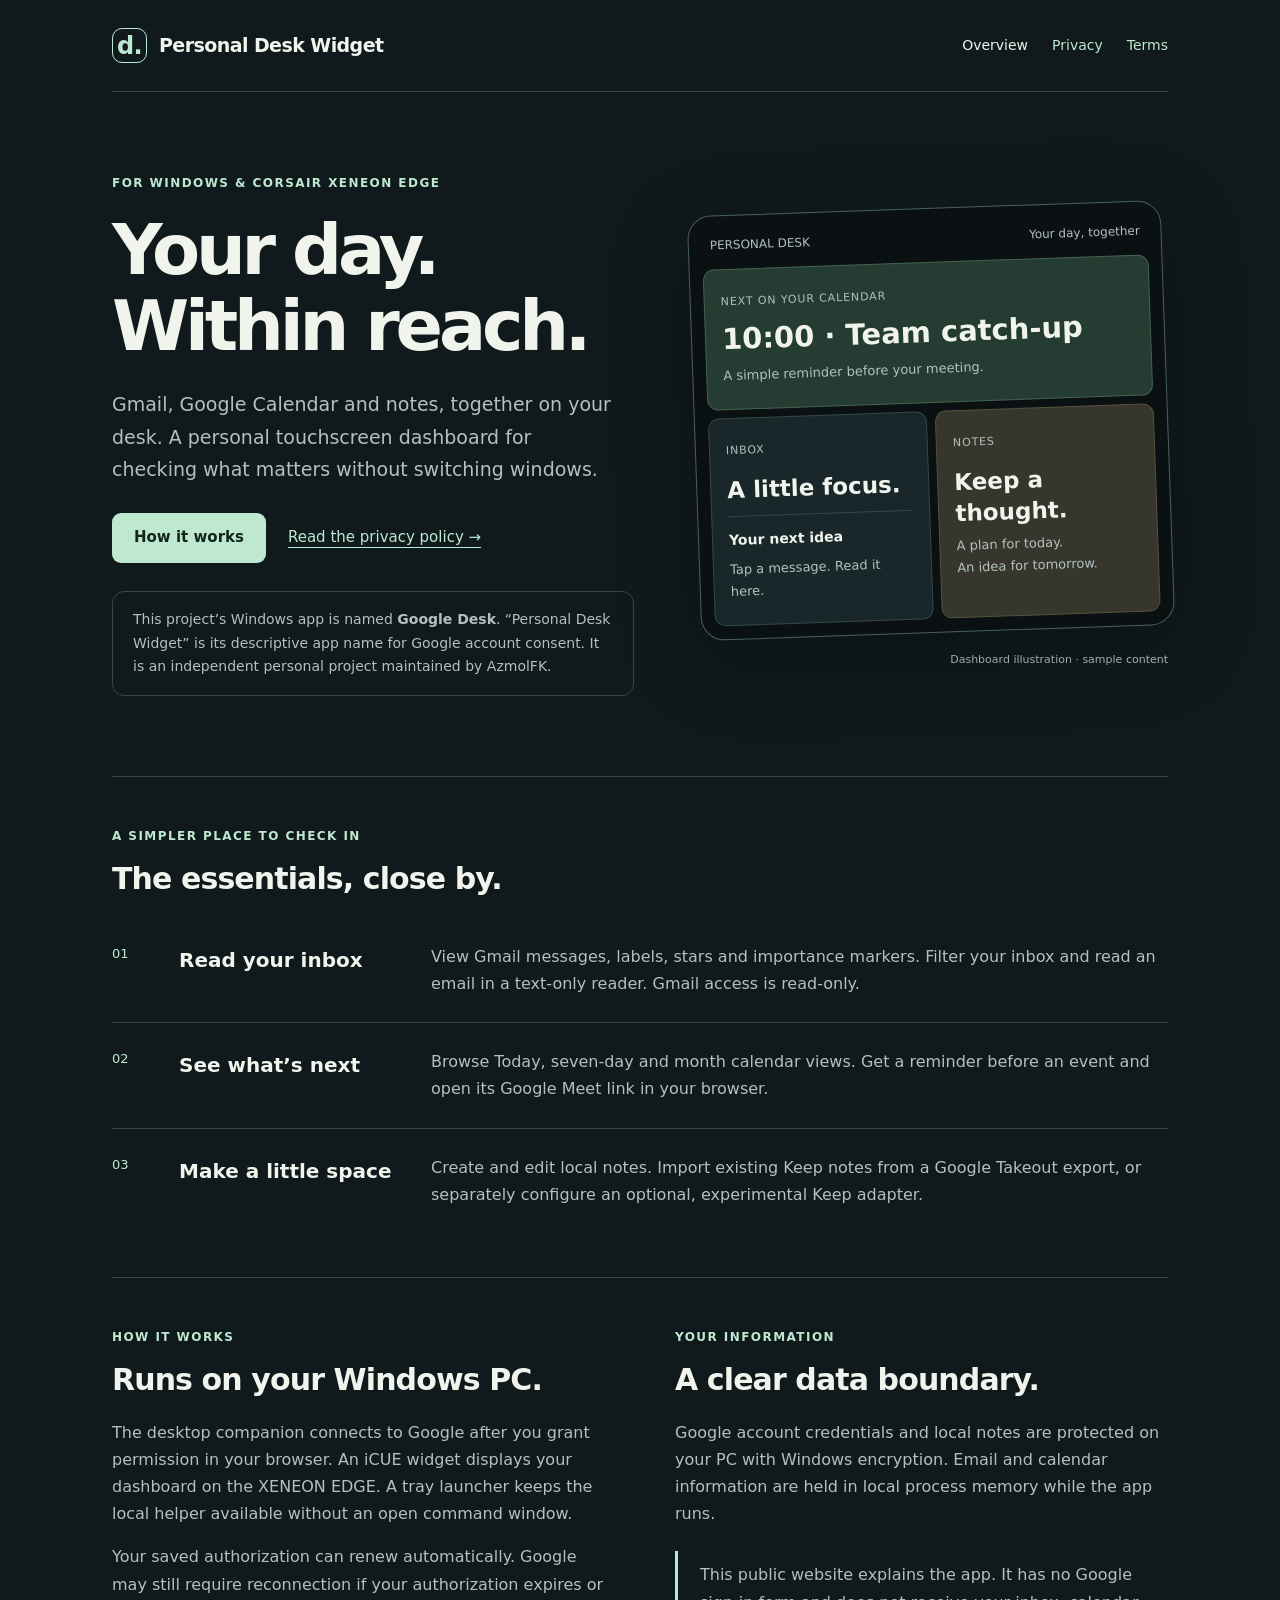
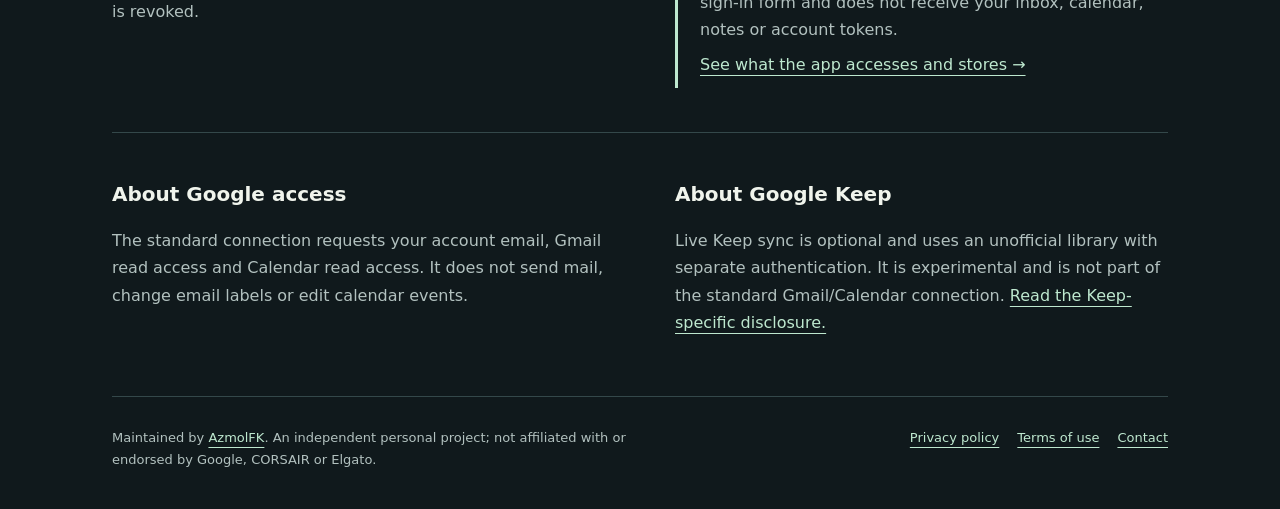
<file: personal-desk/index.html>
<!DOCTYPE html>
<html lang="en">
<head>
  <meta charset="utf-8">
  <meta name="viewport" content="width=device-width,initial-scale=1">
  <meta name="description" content="Personal Desk Widget (Google Desk): a personal Windows dashboard for Gmail, Google Calendar, meeting reminders and notes on a CORSAIR XENEON EDGE.">
  <meta name="referrer" content="strict-origin-when-cross-origin">
  <link rel="canonical" href="https://azmolfk.github.io/personal-desk/">
  <link rel="icon" href="icon.svg" type="image/svg+xml">
  <link rel="stylesheet" href="style.css">
  <title>Personal Desk Widget — Gmail, Calendar and notes within reach</title>
</head>
<body>
<a class="skip" href="#main">Skip to content</a>
<div class="wrap">
  <header class="top"><a class="wordmark" href="./"><span class="mark" aria-hidden="true">d.</span>Personal Desk Widget</a><nav aria-label="Main navigation"><a href="./" aria-current="page">Overview</a><a href="privacy.html">Privacy</a><a href="terms.html">Terms</a></nav></header>
  <main id="main">
    <section class="hero">
      <div><span class="eyebrow">For Windows &amp; CORSAIR XENEON EDGE</span><h1>Your day.<br>Within reach.</h1><p class="intro">Gmail, Google Calendar and notes, together on your desk. A personal touchscreen dashboard for checking what matters without switching windows.</p><div class="actions"><a class="button" href="#how-it-works">How it works</a><a class="text-link" href="privacy.html">Read the privacy policy →</a></div><p class="notice">This project’s Windows app is named <strong>Google Desk</strong>. “Personal Desk Widget” is its descriptive app name for Google account consent. It is an independent personal project maintained by AzmolFK.</p></div>
      <div><div class="device" role="img" aria-label="Illustration of a desk dashboard with a meeting reminder, inbox and note. All content is illustrative."><div class="device-top"><span>PERSONAL DESK</span><span>Your day, together</span></div><div class="device-screen"><div class="mini agenda"><span class="small">NEXT ON YOUR CALENDAR</span><strong>10:00 · Team catch-up</strong><p>A simple reminder before your meeting.</p></div><div class="mini"><span class="small">INBOX</span><strong>A little focus.</strong><div class="mail"><b>Your next idea</b><p>Tap a message. Read it here.</p></div></div><div class="mini note"><span class="small">NOTES</span><strong>Keep a thought.</strong><p>A plan for today.<br>An idea for tomorrow.</p></div></div></div><span class="illustration-label">Dashboard illustration · sample content</span></div>
    </section>
    <section class="section" aria-labelledby="features"><span class="eyebrow">A simpler place to check in</span><h2 id="features">The essentials, close by.</h2><div class="feature-row"><span class="number">01</span><h3>Read your inbox</h3><p>View Gmail messages, labels, stars and importance markers. Filter your inbox and read an email in a text-only reader. Gmail access is read-only.</p></div><div class="feature-row"><span class="number">02</span><h3>See what’s next</h3><p>Browse Today, seven-day and month calendar views. Get a reminder before an event and open its Google Meet link in your browser.</p></div><div class="feature-row"><span class="number">03</span><h3>Make a little space</h3><p>Create and edit local notes. Import existing Keep notes from a Google Takeout export, or separately configure an optional, experimental Keep adapter.</p></div></section>
    <section class="section split" id="how-it-works"><div><span class="eyebrow">How it works</span><h2>Runs on your Windows PC.</h2><p>The desktop companion connects to Google after you grant permission in your browser. An iCUE widget displays your dashboard on the XENEON EDGE. A tray launcher keeps the local helper available without an open command window.</p><p>Your saved authorization can renew automatically. Google may still require reconnection if your authorization expires or is revoked.</p></div><div><span class="eyebrow">Your information</span><h2>A clear data boundary.</h2><p>Google account credentials and local notes are protected on your PC with Windows encryption. Email and calendar information are held in local process memory while the app runs.</p><div class="quiet-box"><p>This public website explains the app. It has no Google sign-in form and does not receive your inbox, calendar, notes or account tokens.</p><p><a href="privacy.html">See what the app accesses and stores →</a></p></div></div></section>
    <section class="section split"><div><h3>About Google access</h3><p>The standard connection requests your account email, Gmail read access and Calendar read access. It does not send mail, change email labels or edit calendar events.</p></div><div><h3>About Google Keep</h3><p>Live Keep sync is optional and uses an unofficial library with separate authentication. It is experimental and is not part of the standard Gmail/Calendar connection. <a href="privacy.html#keep">Read the Keep-specific disclosure.</a></p></div></section>
  </main>
  <footer class="footer"><div>Maintained by <a href="https://github.com/AzmolFK">AzmolFK</a>. An independent personal project; not affiliated with or endorsed by Google, CORSAIR or Elgato.</div><nav aria-label="Footer navigation"><a href="privacy.html">Privacy policy</a><a href="terms.html">Terms of use</a><a href="https://github.com/AzmolFK/AzmolFK.github.io/issues">Contact</a></nav></footer>
</div>
</body></html>
</file>
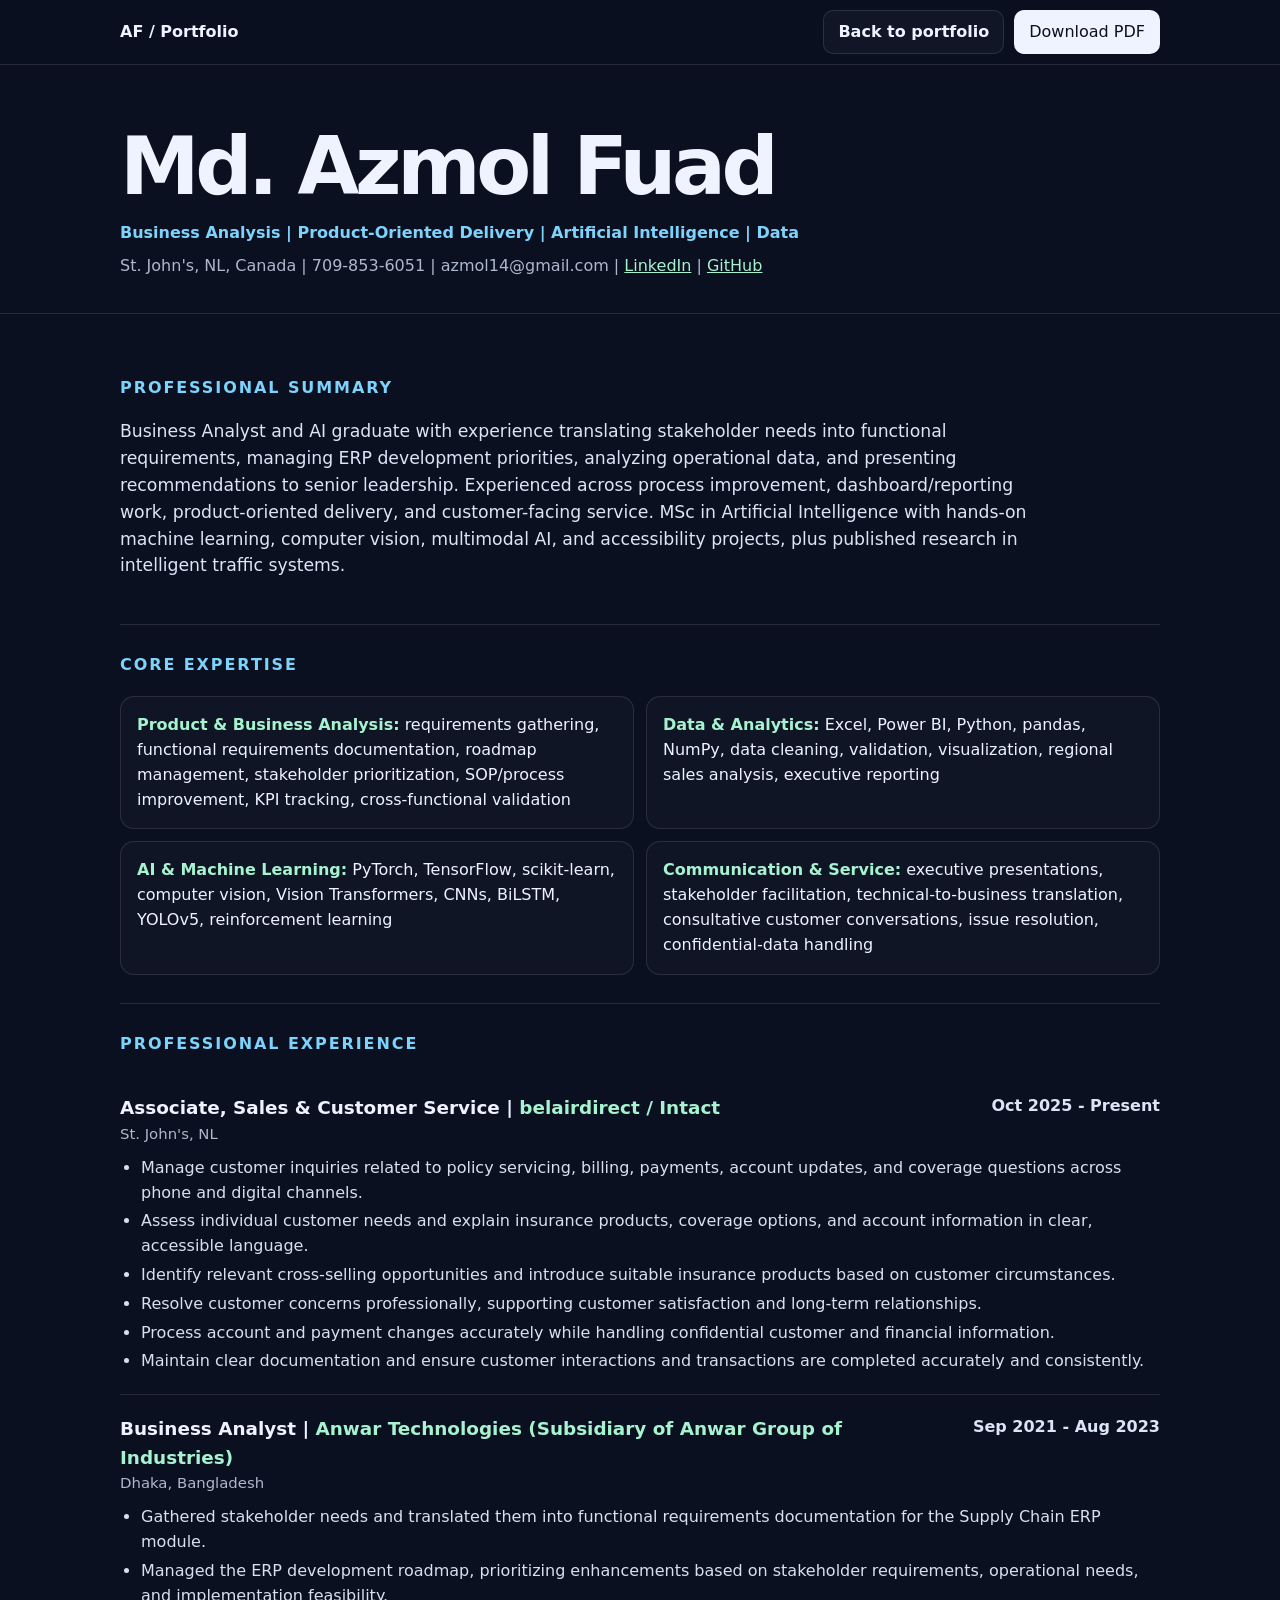
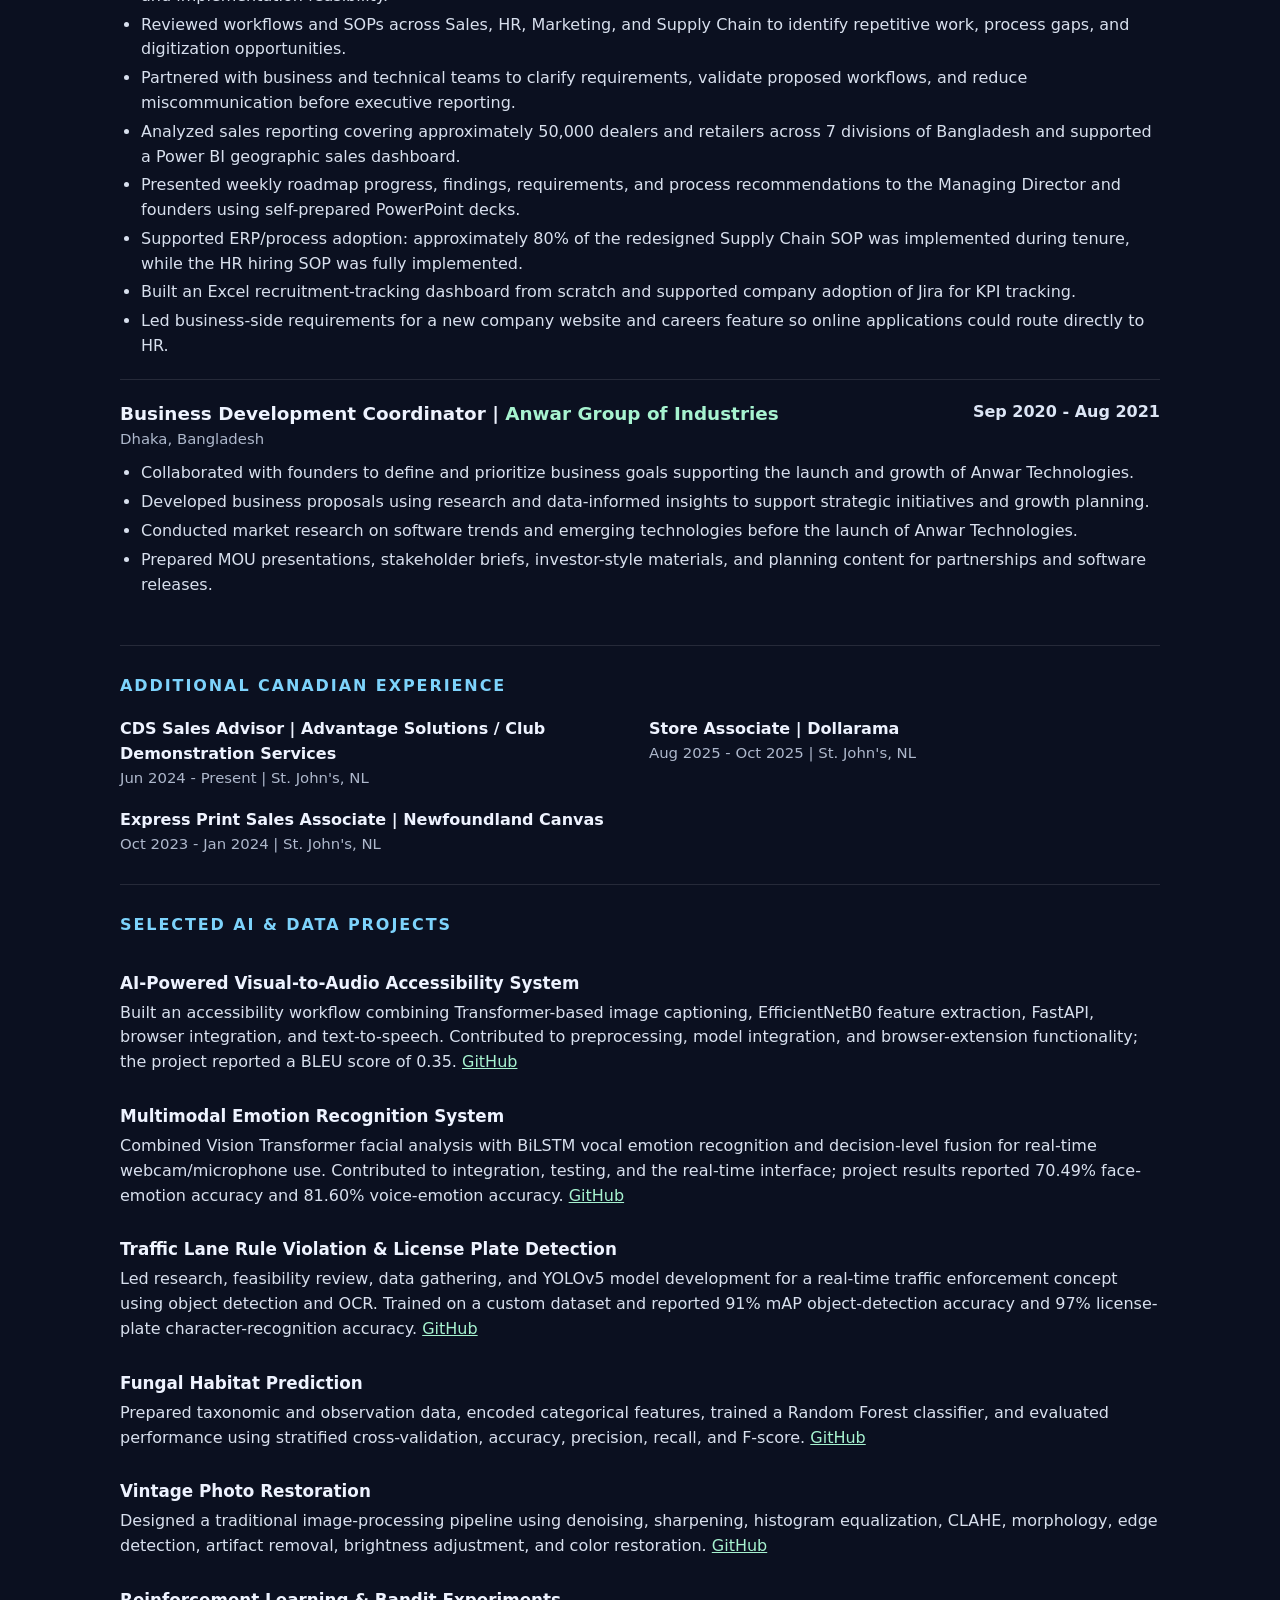
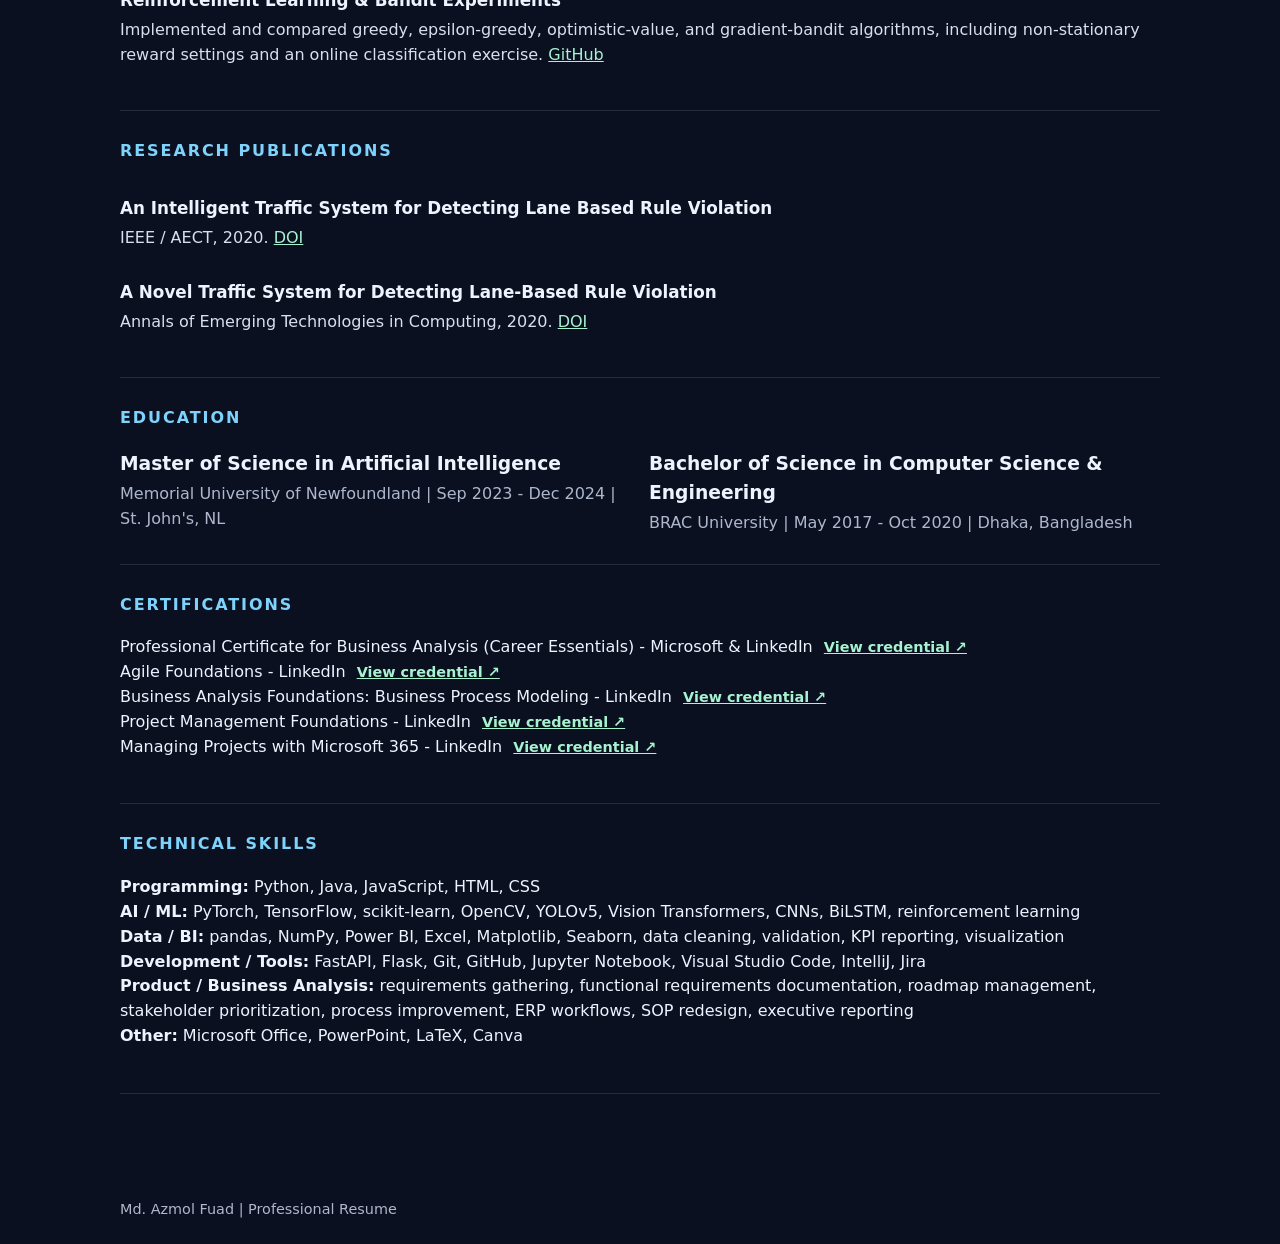
<file: resume.html>
<!DOCTYPE html>
<html lang="en">
<head>
  <meta charset="UTF-8" />
  <meta name="viewport" content="width=device-width, initial-scale=1.0" />
  <meta name="description" content="Professional resume of Md Azmol Fuad - AI, data, product and business analysis." />
  <meta name="theme-color" content="#0b1020" /> <meta name="ga4-id" content="G-QLG56QFEXY" />
  <link rel="icon" href="favicon.svg" type="image/svg+xml" />
  <title>Md Azmol Fuad | Professional Resume</title>
  <style>
    :root{--bg:#0b1020;--panel:#11182b;--text:#eef3ff;--muted:#aeb8cc;--line:rgba(255,255,255,.11);--accent:#7dd3fc;--accent2:#a7f3d0;--max:1040px}
    *{box-sizing:border-box} body{margin:0;font-family:Inter,ui-sans-serif,system-ui,-apple-system,BlinkMacSystemFont,"Segoe UI",sans-serif;background:var(--bg);color:var(--text);line-height:1.55}
    a{color:var(--accent2)} .wrap{width:min(var(--max),calc(100% - 36px));margin:auto}
    nav{position:sticky;top:0;background:rgba(11,16,32,.92);backdrop-filter:blur(14px);border-bottom:1px solid var(--line);z-index:10}
    .nav{min-height:64px;display:flex;align-items:center;justify-content:space-between;gap:16px}.brand{font-weight:800;text-decoration:none;color:var(--text)}
    .actions{display:flex;gap:10px;flex-wrap:wrap}.btn{display:inline-flex;align-items:center;justify-content:center;padding:9px 14px;border:1px solid var(--line);border-radius:10px;text-decoration:none;font-weight:700;color:var(--text);background:rgba(255,255,255,.03)} .btn.primary{background:var(--text);color:#0b1020}
    header{padding:64px 0 34px;border-bottom:1px solid var(--line)} h1{font-size:clamp(2.7rem,7vw,5rem);line-height:.95;letter-spacing:-.055em;margin:0 0 16px}.subtitle{color:var(--accent);font-weight:800}.contact{color:var(--muted);margin-top:8px}
    main{padding:34px 0 80px}.section{padding:28px 0;border-bottom:1px solid var(--line)} h2{font-size:1rem;text-transform:uppercase;letter-spacing:.12em;color:var(--accent);margin:0 0 18px}.summary{font-size:1.08rem;color:#dce5f5;max-width:930px}
    .skills{display:grid;grid-template-columns:repeat(2,minmax(0,1fr));gap:12px}.skill{padding:16px;border:1px solid var(--line);border-radius:14px;background:rgba(255,255,255,.025)}.skill strong{color:var(--accent2)}
    .role{padding:20px 0;border-top:1px solid var(--line)}.role:first-of-type{border-top:0}.role-head{display:grid;grid-template-columns:1fr auto;gap:16px;align-items:start}.role h3{margin:0;font-size:1.15rem}.company{color:var(--accent2);font-weight:750}.meta{color:var(--muted);font-size:.93rem}.date{font-weight:700;color:#dce5f5;white-space:nowrap}.role ul{margin:10px 0 0;padding-left:21px;color:#d8e0ee}.role li+li{margin-top:4px}
    .project{padding:14px 0}.project h3{margin:0 0 5px;font-size:1.05rem}.project p{margin:0;color:#d8e0ee}.grid2{display:grid;grid-template-columns:repeat(2,minmax(0,1fr));gap:18px}
    .edu h3{margin:0 0 4px}.edu p{margin:0;color:var(--muted)}.credential-link{margin-left:6px;font-size:.9em;font-weight:750;white-space:nowrap}
    footer{padding:24px 0;color:var(--muted);font-size:.9rem}
    @media(max-width:700px){.skills,.grid2{grid-template-columns:1fr}.role-head{grid-template-columns:1fr}.date{white-space:normal}}
    @media print{
      body{background:#fff;color:#111;font-family:Georgia,"Times New Roman",serif;font-size:10.5pt}.wrap{width:100%;max-width:none}.nav,.print-hide{display:none!important}header{padding:0 0 14px;border-color:#999}main{padding:12px 0}h1{font-size:25pt;color:#111}.subtitle,h2,.company,.skill strong{color:#0b5b6b}.contact,.meta,.edu p{color:#444}.section{padding:12px 0;border-color:#bbb}.skill{border-color:#bbb;background:#fff;padding:8px}.role{padding:9px 0}.role ul{color:#111}.project p{color:#111}a{color:#111;text-decoration:none}
      @page{size:Letter;margin:.55in}
    }
  </style>
  <script src="analytics.js" defer></script>
  <script src="resume-download.js" defer></script>
</head>
<body>
  <nav>
    <div class="wrap nav">
      <a class="brand" href="index.html">AF / Portfolio</a>
      <div class="actions">
        <a class="btn" href="index.html">Back to portfolio</a>
        <button class="btn primary" id="download-resume" type="button" style="font:inherit;cursor:pointer">Download PDF</button>
      </div>
    </div>
  </nav>

  <header>
    <div class="wrap">
      <h1>Md. Azmol Fuad</h1>
      <div class="subtitle">Business Analysis | Product-Oriented Delivery | Artificial Intelligence | Data</div>
      <div class="contact">St. John's, NL, Canada | 709-853-6051 | azmol14@gmail.com | <a href="https://www.linkedin.com/in/md-azmol-fuad-907284155/" target="_blank" rel="noreferrer">LinkedIn</a> | <a href="https://github.com/AzmolFK" target="_blank" rel="noreferrer">GitHub</a></div>
    </div>
  </header>

  <main class="wrap">
    <section class="section">
      <h2>Professional Summary</h2>
      <p class="summary">Business Analyst and AI graduate with experience translating stakeholder needs into functional requirements, managing ERP development priorities, analyzing operational data, and presenting recommendations to senior leadership. Experienced across process improvement, dashboard/reporting work, product-oriented delivery, and customer-facing service. MSc in Artificial Intelligence with hands-on machine learning, computer vision, multimodal AI, and accessibility projects, plus published research in intelligent traffic systems.</p>
    </section>

    <section class="section">
      <h2>Core Expertise</h2>
      <div class="skills">
        <div class="skill"><strong>Product & Business Analysis:</strong> requirements gathering, functional requirements documentation, roadmap management, stakeholder prioritization, SOP/process improvement, KPI tracking, cross-functional validation</div>
        <div class="skill"><strong>Data & Analytics:</strong> Excel, Power BI, Python, pandas, NumPy, data cleaning, validation, visualization, regional sales analysis, executive reporting</div>
        <div class="skill"><strong>AI & Machine Learning:</strong> PyTorch, TensorFlow, scikit-learn, computer vision, Vision Transformers, CNNs, BiLSTM, YOLOv5, reinforcement learning</div>
        <div class="skill"><strong>Communication & Service:</strong> executive presentations, stakeholder facilitation, technical-to-business translation, consultative customer conversations, issue resolution, confidential-data handling</div>
      </div>
    </section>

    <section class="section">
      <h2>Professional Experience</h2>
      <article class="role">
        <div class="role-head"><div><h3>Associate, Sales & Customer Service | <span class="company">belairdirect / Intact</span></h3><div class="meta">St. John's, NL</div></div><div class="date">Oct 2025 - Present</div></div>
        <ul>
          <li>Manage customer inquiries related to policy servicing, billing, payments, account updates, and coverage questions across phone and digital channels.</li>
          <li>Assess individual customer needs and explain insurance products, coverage options, and account information in clear, accessible language.</li>
          <li>Identify relevant cross-selling opportunities and introduce suitable insurance products based on customer circumstances.</li>
          <li>Resolve customer concerns professionally, supporting customer satisfaction and long-term relationships.</li>
          <li>Process account and payment changes accurately while handling confidential customer and financial information.</li>
          <li>Maintain clear documentation and ensure customer interactions and transactions are completed accurately and consistently.</li>
        </ul>
      </article>

      <article class="role">
        <div class="role-head"><div><h3>Business Analyst | <span class="company">Anwar Technologies (Subsidiary of Anwar Group of Industries)</span></h3><div class="meta">Dhaka, Bangladesh</div></div><div class="date">Sep 2021 - Aug 2023</div></div>
        <ul>
          <li>Gathered stakeholder needs and translated them into functional requirements documentation for the Supply Chain ERP module.</li>
          <li>Managed the ERP development roadmap, prioritizing enhancements based on stakeholder requirements, operational needs, and implementation feasibility.</li>
          <li>Reviewed workflows and SOPs across Sales, HR, Marketing, and Supply Chain to identify repetitive work, process gaps, and digitization opportunities.</li>
          <li>Partnered with business and technical teams to clarify requirements, validate proposed workflows, and reduce miscommunication before executive reporting.</li>
          <li>Analyzed sales reporting covering approximately 50,000 dealers and retailers across 7 divisions of Bangladesh and supported a Power BI geographic sales dashboard.</li>
          <li>Presented weekly roadmap progress, findings, requirements, and process recommendations to the Managing Director and founders using self-prepared PowerPoint decks.</li>
          <li>Supported ERP/process adoption: approximately 80% of the redesigned Supply Chain SOP was implemented during tenure, while the HR hiring SOP was fully implemented.</li>
          <li>Built an Excel recruitment-tracking dashboard from scratch and supported company adoption of Jira for KPI tracking.</li>
          <li>Led business-side requirements for a new company website and careers feature so online applications could route directly to HR.</li>
        </ul>
      </article>

      <article class="role">
        <div class="role-head"><div><h3>Business Development Coordinator | <span class="company">Anwar Group of Industries</span></h3><div class="meta">Dhaka, Bangladesh</div></div><div class="date">Sep 2020 - Aug 2021</div></div>
        <ul>
          <li>Collaborated with founders to define and prioritize business goals supporting the launch and growth of Anwar Technologies.</li>
          <li>Developed business proposals using research and data-informed insights to support strategic initiatives and growth planning.</li>
          <li>Conducted market research on software trends and emerging technologies before the launch of Anwar Technologies.</li>
          <li>Prepared MOU presentations, stakeholder briefs, investor-style materials, and planning content for partnerships and software releases.</li>
        </ul>
      </article>
    </section>

    <section class="section">
      <h2>Additional Canadian Experience</h2>
      <div class="grid2">
        <div><strong>CDS Sales Advisor | Advantage Solutions / Club Demonstration Services</strong><div class="meta">Jun 2024 - Present | St. John's, NL</div></div>
        <div><strong>Store Associate | Dollarama</strong><div class="meta">Aug 2025 - Oct 2025 | St. John's, NL</div></div>
        <div><strong>Express Print Sales Associate | Newfoundland Canvas</strong><div class="meta">Oct 2023 - Jan 2024 | St. John's, NL</div></div>
      </div>
    </section>

    <section class="section">
      <h2>Selected AI & Data Projects</h2>
      <div class="project"><h3>AI-Powered Visual-to-Audio Accessibility System</h3><p>Built an accessibility workflow combining Transformer-based image captioning, EfficientNetB0 feature extraction, FastAPI, browser integration, and text-to-speech. Contributed to preprocessing, model integration, and browser-extension functionality; the project reported a BLEU score of 0.35. <a href="https://github.com/AzmolFK/AI-Accessibility-Extension-For-Visually-Impaired-Users">GitHub</a></p></div>
      <div class="project"><h3>Multimodal Emotion Recognition System</h3><p>Combined Vision Transformer facial analysis with BiLSTM vocal emotion recognition and decision-level fusion for real-time webcam/microphone use. Contributed to integration, testing, and the real-time interface; project results reported 70.49% face-emotion accuracy and 81.60% voice-emotion accuracy. <a href="https://github.com/AzmolFK/Multimodal-Emotion-Recognition-System">GitHub</a></p></div>
      <div class="project"><h3>Traffic Lane Rule Violation & License Plate Detection</h3><p>Led research, feasibility review, data gathering, and YOLOv5 model development for a real-time traffic enforcement concept using object detection and OCR. Trained on a custom dataset and reported 91% mAP object-detection accuracy and 97% license-plate character-recognition accuracy. <a href="https://github.com/AzmolFK/YOLO-Bngla-License-Plate-Object-Detection">GitHub</a></p></div>
      <div class="project"><h3>Fungal Habitat Prediction</h3><p>Prepared taxonomic and observation data, encoded categorical features, trained a Random Forest classifier, and evaluated performance using stratified cross-validation, accuracy, precision, recall, and F-score. <a href="https://github.com/AzmolFK/Predicting-Fungal-Habitat-Types-Using-Taxonomic-Classification-and-Observation-Data">GitHub</a></p></div>
      <div class="project"><h3>Vintage Photo Restoration</h3><p>Designed a traditional image-processing pipeline using denoising, sharpening, histogram equalization, CLAHE, morphology, edge detection, artifact removal, brightness adjustment, and color restoration. <a href="https://github.com/AzmolFK/Vintage-Photo-Restoration-Using-Traditional-Image-Processing-Techniques">GitHub</a></p></div>
      <div class="project"><h3>Reinforcement Learning & Bandit Experiments</h3><p>Implemented and compared greedy, epsilon-greedy, optimistic-value, and gradient-bandit algorithms, including non-stationary reward settings and an online classification exercise. <a href="https://github.com/AzmolFK/Reinforcement-Learning-Experiment-With-Simple-Bandit-Learning-Algorithms">GitHub</a></p></div>
    </section>

    <section class="section">
      <h2>Research Publications</h2>
      <div class="project"><h3>An Intelligent Traffic System for Detecting Lane Based Rule Violation</h3><p>IEEE / AECT, 2020. <a href="https://doi.org/10.1109/AECT47998.2020.9194163">DOI</a></p></div>
      <div class="project"><h3>A Novel Traffic System for Detecting Lane-Based Rule Violation</h3><p>Annals of Emerging Technologies in Computing, 2020. <a href="https://papers.ssrn.com/sol3/papers.cfm?abstract_id=3761155">DOI</a></p></div>
    </section>

    <section class="section">
      <h2>Education</h2>
      <div class="grid2">
        <div class="edu"><h3>Master of Science in Artificial Intelligence</h3><p>Memorial University of Newfoundland | Sep 2023 - Dec 2024 | St. John's, NL</p></div>
        <div class="edu"><h3>Bachelor of Science in Computer Science & Engineering</h3><p>BRAC University | May 2017 - Oct 2020 | Dhaka, Bangladesh</p></div>
      </div>
    </section>

    <section class="section">
      <h2>Certifications</h2>
      <p> Professional Certificate for Business Analysis (Career Essentials) - Microsoft & LinkedIn <a class="credential-link" data-certification="Professional Certificate for Business Analysis (Career Essentials) - Microsoft & LinkedIn" href="https://www.linkedin.com/learning/certificates/f543090fc4139a1da300e942ab82a02b9c7c50c60c043dac05c33f5f2f821928" target="_blank" rel="noreferrer">View credential ↗</a>
        <br> Agile Foundations - LinkedIn <a class="credential-link" data-certification="Agile Foundations - LinkedIn" href="https://www.linkedin.com/learning/certificates/7f3d4499b106d02951af2e7cbf25265defdd5b93152810eea808ac89b707db03" target="_blank" rel="noreferrer">View credential ↗</a>
        <br> Business Analysis Foundations: Business Process Modeling - LinkedIn <a class="credential-link" data-certification="Business Analysis Foundations: Business Process Modeling - LinkedIn" href="https://www.linkedin.com/learning/certificates/fe258caf6067e19b69b125941dd1da8c03320db4afe7449bc0dba94deeb1d28d" target="_blank" rel="noreferrer">View credential ↗</a>
        <br>Project Management Foundations - LinkedIn <a class="credential-link" data-certification="Project Management Foundations - LinkedIn" href="https://www.linkedin.com/learning/certificates/2241825d573603bf43a8b91594431385f206ab49267566e73fbad2a0dae41b85" target="_blank" rel="noreferrer">View credential ↗</a>
        <br> Managing Projects with Microsoft 365 - LinkedIn <a class="credential-link" data-certification="Managing Projects with Microsoft 365 - LinkedIn" href="https://www.linkedin.com/learning/certificates/080ff98621137ad275ec0c8e0ca5862ece6f84163e84eb891cf558b736f1f73f" target="_blank" rel="noreferrer">View credential ↗</a>
      </p>
    </section>

    <section class="section">
      <h2>Technical Skills</h2>
      <p><strong>Programming:</strong> Python, Java, JavaScript, HTML, CSS<br>
      <strong>AI / ML:</strong> PyTorch, TensorFlow, scikit-learn, OpenCV, YOLOv5, Vision Transformers, CNNs, BiLSTM, reinforcement learning<br>
      <strong>Data / BI:</strong> pandas, NumPy, Power BI, Excel, Matplotlib, Seaborn, data cleaning, validation, KPI reporting, visualization<br>
      <strong>Development / Tools:</strong> FastAPI, Flask, Git, GitHub, Jupyter Notebook, Visual Studio Code, IntelliJ, Jira<br>
      <strong>Product / Business Analysis:</strong> requirements gathering, functional requirements documentation, roadmap management, stakeholder prioritization, process improvement, ERP workflows, SOP redesign, executive reporting<br>
      <strong>Other:</strong> Microsoft Office, PowerPoint, LaTeX, Canva</p>
    </section>
  </main>

  <footer><div class="wrap">Md. Azmol Fuad | Professional Resume</div></footer>
</body>
</html>
</file>
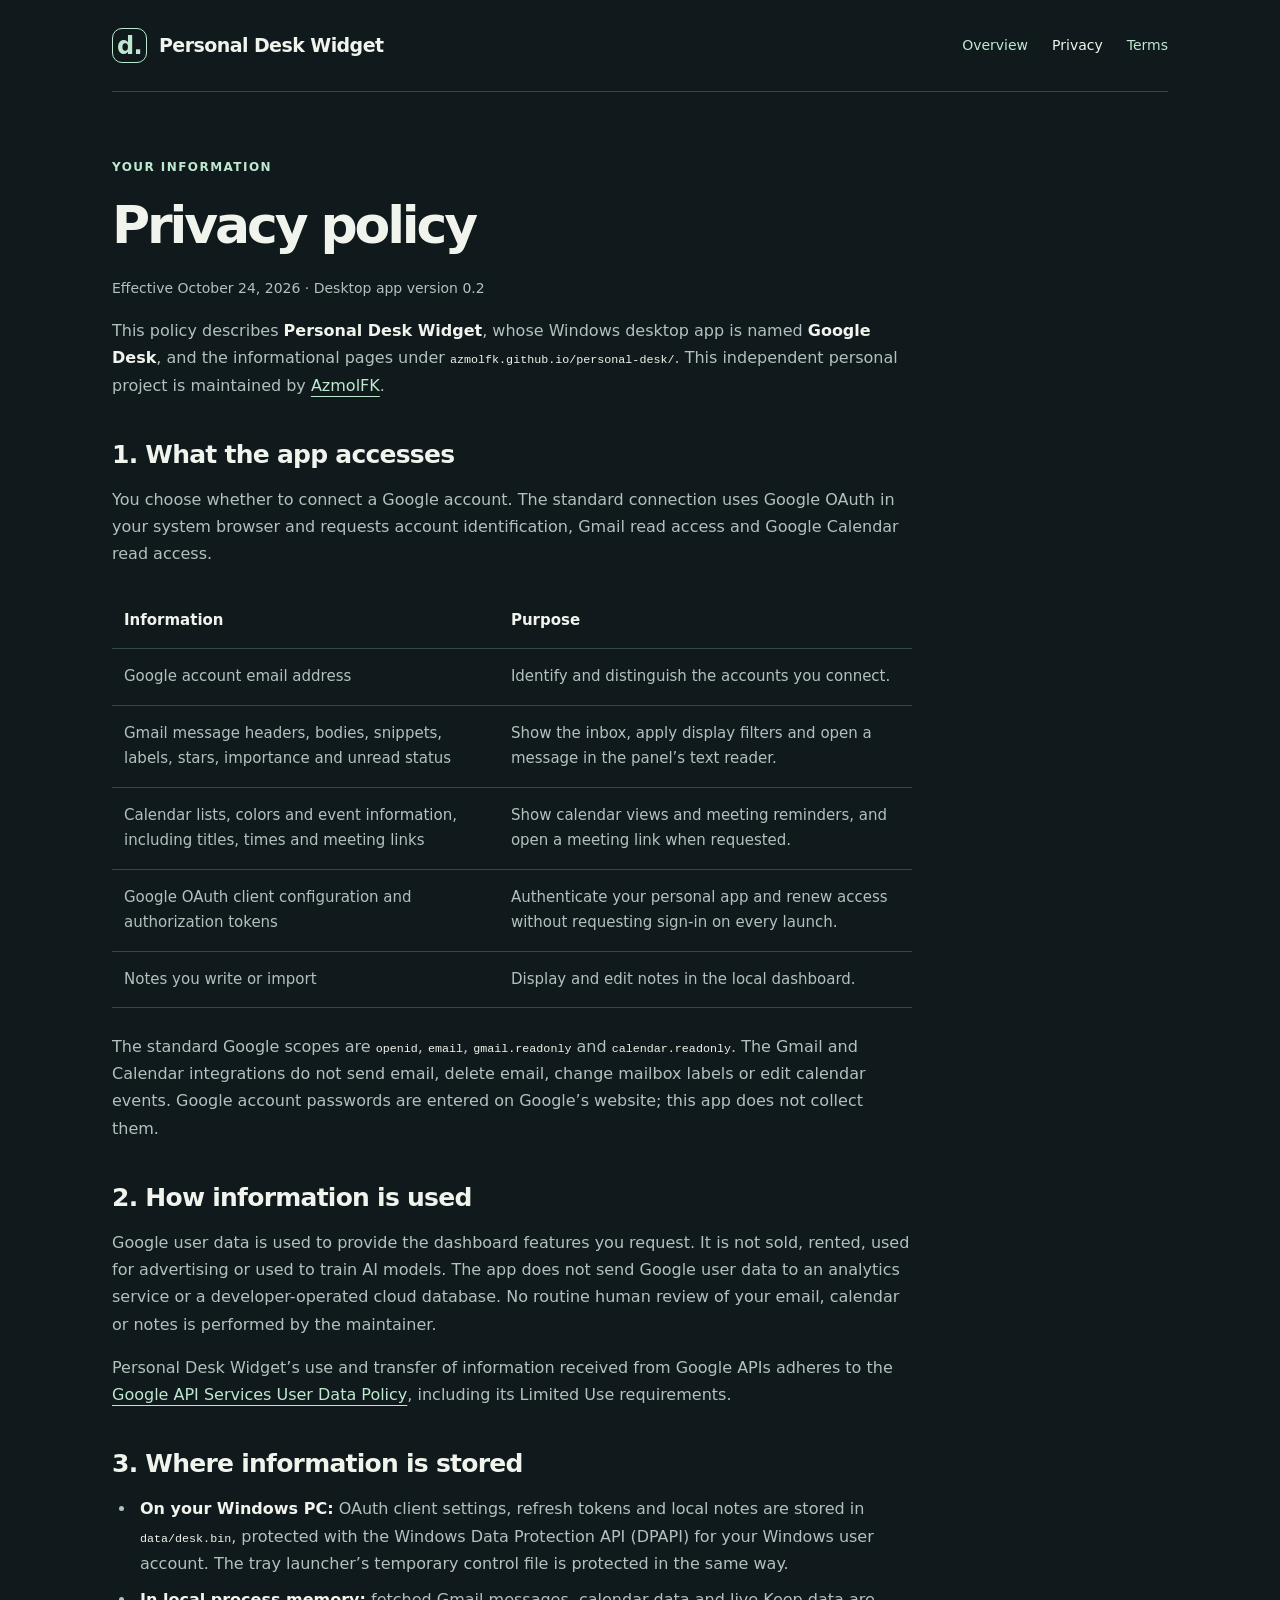
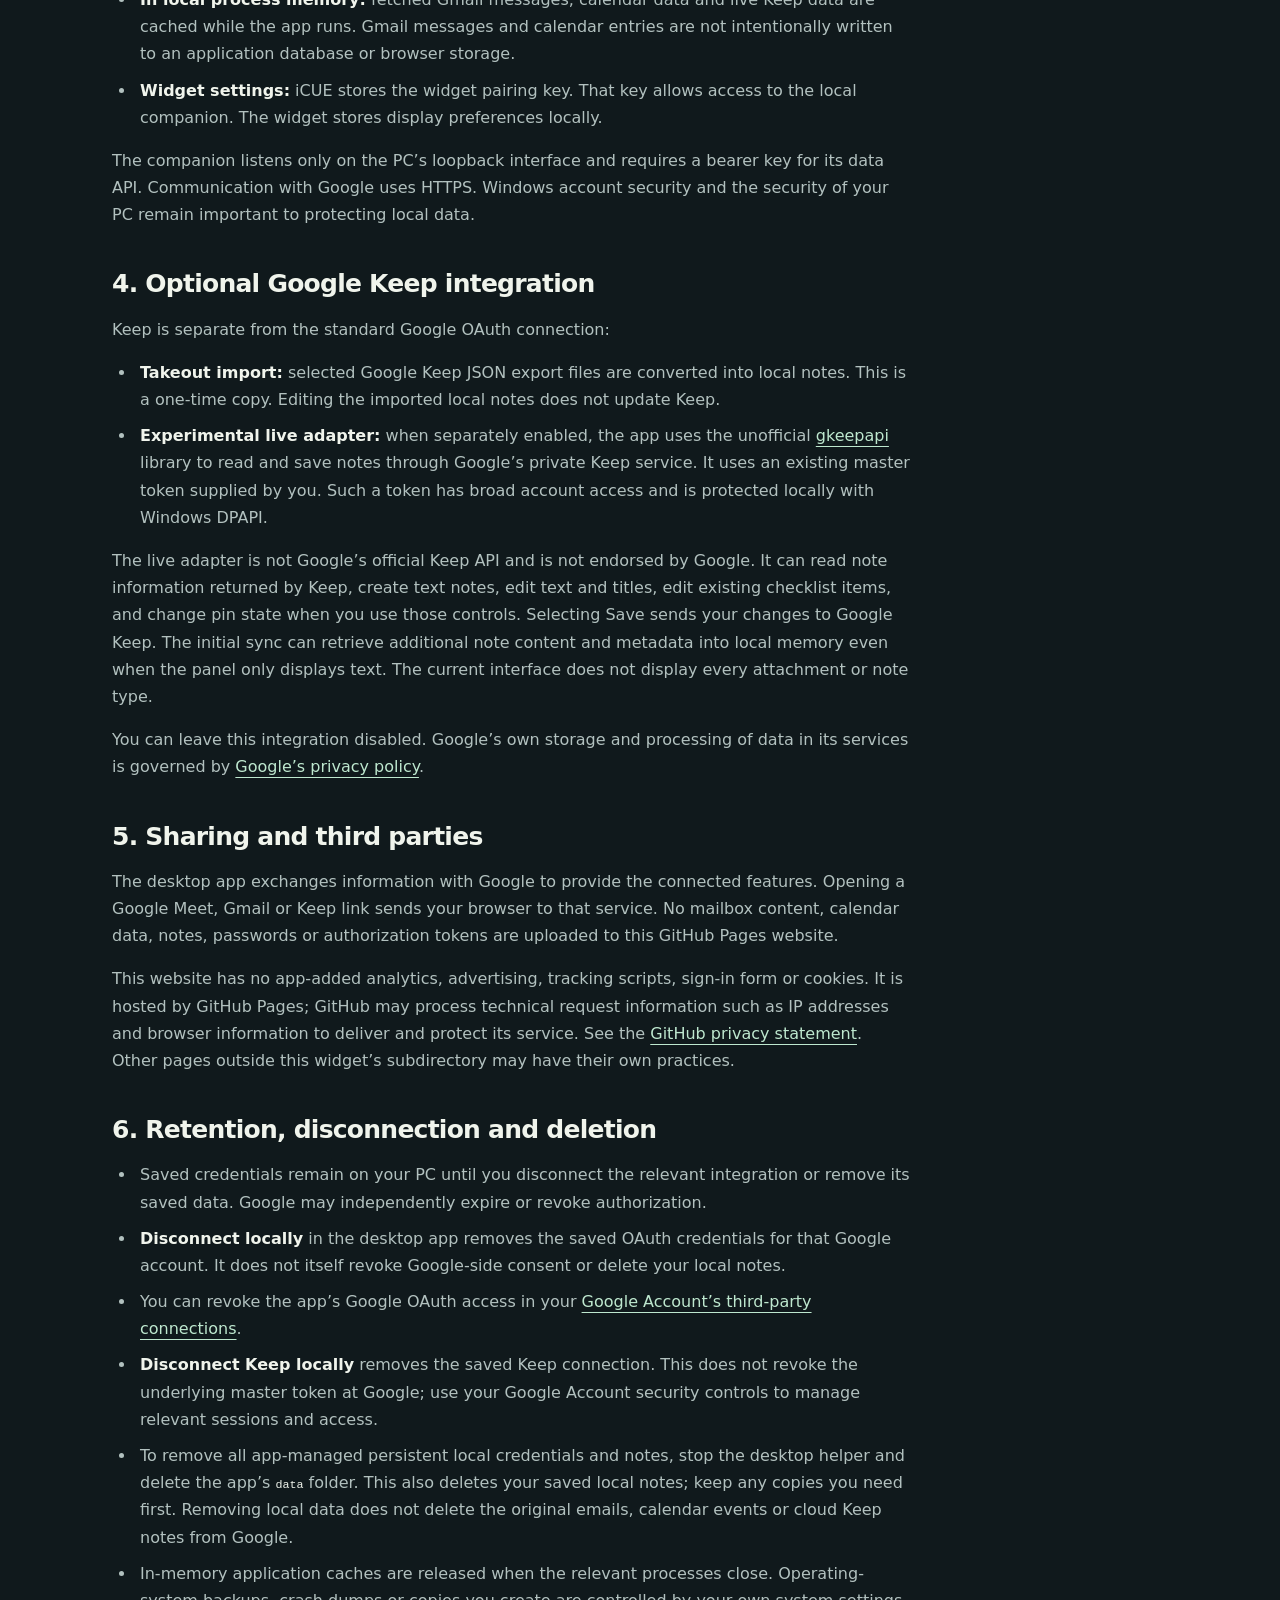
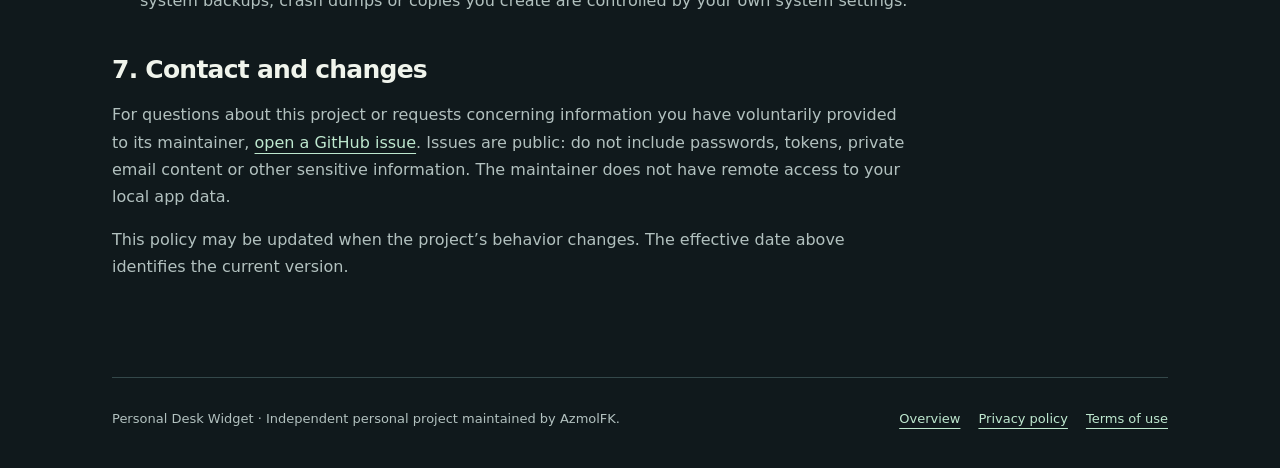
<file: personal-desk/privacy.html>
<!DOCTYPE html>
<html lang="en">
<head>
  <meta charset="utf-8"><meta name="viewport" content="width=device-width,initial-scale=1">
  <meta name="description" content="Privacy policy for Personal Desk Widget, also called Google Desk: Google API access, local storage, optional Keep integration and deletion controls.">
  <meta name="referrer" content="strict-origin-when-cross-origin">
  <link rel="canonical" href="https://azmolfk.github.io/personal-desk/privacy.html"><link rel="icon" href="icon.svg" type="image/svg+xml"><link rel="stylesheet" href="style.css">
  <title>Privacy policy — Personal Desk Widget</title>
</head>
<body><a class="skip" href="#main">Skip to content</a><div class="wrap">
<header class="top"><a class="wordmark" href="./"><span class="mark" aria-hidden="true">d.</span>Personal Desk Widget</a><nav aria-label="Main navigation"><a href="./">Overview</a><a href="privacy.html" aria-current="page">Privacy</a><a href="terms.html">Terms</a></nav></header>
<main id="main" class="document"><span class="eyebrow">Your information</span><h1>Privacy policy</h1><p class="updated">Effective October 24, 2026 · Desktop app version 0.2</p>
<p>This policy describes <strong>Personal Desk Widget</strong>, whose Windows desktop app is named <strong>Google Desk</strong>, and the informational pages under <code>azmolfk.github.io/personal-desk/</code>. This independent personal project is maintained by <a href="https://github.com/AzmolFK">AzmolFK</a>.</p>
<h2>1. What the app accesses</h2><p>You choose whether to connect a Google account. The standard connection uses Google OAuth in your system browser and requests account identification, Gmail read access and Google Calendar read access.</p>
<table class="table"><thead><tr><th scope="col">Information</th><th scope="col">Purpose</th></tr></thead><tbody><tr><td>Google account email address</td><td>Identify and distinguish the accounts you connect.</td></tr><tr><td>Gmail message headers, bodies, snippets, labels, stars, importance and unread status</td><td>Show the inbox, apply display filters and open a message in the panel’s text reader.</td></tr><tr><td>Calendar lists, colors and event information, including titles, times and meeting links</td><td>Show calendar views and meeting reminders, and open a meeting link when requested.</td></tr><tr><td>Google OAuth client configuration and authorization tokens</td><td>Authenticate your personal app and renew access without requesting sign-in on every launch.</td></tr><tr><td>Notes you write or import</td><td>Display and edit notes in the local dashboard.</td></tr></tbody></table>
<p>The standard Google scopes are <code>openid</code>, <code>email</code>, <code>gmail.readonly</code> and <code>calendar.readonly</code>. The Gmail and Calendar integrations do not send email, delete email, change mailbox labels or edit calendar events. Google account passwords are entered on Google’s website; this app does not collect them.</p>
<h2>2. How information is used</h2><p>Google user data is used to provide the dashboard features you request. It is not sold, rented, used for advertising or used to train AI models. The app does not send Google user data to an analytics service or a developer-operated cloud database. No routine human review of your email, calendar or notes is performed by the maintainer.</p><p>Personal Desk Widget’s use and transfer of information received from Google APIs adheres to the <a href="https://developers.google.com/terms/api-services-user-data-policy">Google API Services User Data Policy</a>, including its Limited Use requirements.</p>
<h2>3. Where information is stored</h2><ul><li><strong>On your Windows PC:</strong> OAuth client settings, refresh tokens and local notes are stored in <code>data/desk.bin</code>, protected with the Windows Data Protection API (DPAPI) for your Windows user account. The tray launcher’s temporary control file is protected in the same way.</li><li><strong>In local process memory:</strong> fetched Gmail messages, calendar data and live Keep data are cached while the app runs. Gmail messages and calendar entries are not intentionally written to an application database or browser storage.</li><li><strong>Widget settings:</strong> iCUE stores the widget pairing key. That key allows access to the local companion. The widget stores display preferences locally.</li></ul><p>The companion listens only on the PC’s loopback interface and requires a bearer key for its data API. Communication with Google uses HTTPS. Windows account security and the security of your PC remain important to protecting local data.</p>
<h2 id="keep">4. Optional Google Keep integration</h2><p>Keep is separate from the standard Google OAuth connection:</p><ul><li><strong>Takeout import:</strong> selected Google Keep JSON export files are converted into local notes. This is a one-time copy. Editing the imported local notes does not update Keep.</li><li><strong>Experimental live adapter:</strong> when separately enabled, the app uses the unofficial <a href="https://github.com/kiwiz/gkeepapi">gkeepapi</a> library to read and save notes through Google’s private Keep service. It uses an existing master token supplied by you. Such a token has broad account access and is protected locally with Windows DPAPI.</li></ul><p>The live adapter is not Google’s official Keep API and is not endorsed by Google. It can read note information returned by Keep, create text notes, edit text and titles, edit existing checklist items, and change pin state when you use those controls. Selecting Save sends your changes to Google Keep. The initial sync can retrieve additional note content and metadata into local memory even when the panel only displays text. The current interface does not display every attachment or note type.</p><p>You can leave this integration disabled. Google’s own storage and processing of data in its services is governed by <a href="https://policies.google.com/privacy">Google’s privacy policy</a>.</p>
<h2>5. Sharing and third parties</h2><p>The desktop app exchanges information with Google to provide the connected features. Opening a Google Meet, Gmail or Keep link sends your browser to that service. No mailbox content, calendar data, notes, passwords or authorization tokens are uploaded to this GitHub Pages website.</p><p>This website has no app-added analytics, advertising, tracking scripts, sign-in form or cookies. It is hosted by GitHub Pages; GitHub may process technical request information such as IP addresses and browser information to deliver and protect its service. See the <a href="https://docs.github.com/en/site-policy/privacy-policies/github-general-privacy-statement">GitHub privacy statement</a>. Other pages outside this widget’s subdirectory may have their own practices.</p>
<h2>6. Retention, disconnection and deletion</h2><ul><li>Saved credentials remain on your PC until you disconnect the relevant integration or remove its saved data. Google may independently expire or revoke authorization.</li><li><strong>Disconnect locally</strong> in the desktop app removes the saved OAuth credentials for that Google account. It does not itself revoke Google-side consent or delete your local notes.</li><li>You can revoke the app’s Google OAuth access in your <a href="https://myaccount.google.com/connections">Google Account’s third-party connections</a>.</li><li><strong>Disconnect Keep locally</strong> removes the saved Keep connection. This does not revoke the underlying master token at Google; use your Google Account security controls to manage relevant sessions and access.</li><li>To remove all app-managed persistent local credentials and notes, stop the desktop helper and delete the app’s <code>data</code> folder. This also deletes your saved local notes; keep any copies you need first. Removing local data does not delete the original emails, calendar events or cloud Keep notes from Google.</li><li>In-memory application caches are released when the relevant processes close. Operating-system backups, crash dumps or copies you create are controlled by your own system settings.</li></ul>
<h2>7. Contact and changes</h2><p>For questions about this project or requests concerning information you have voluntarily provided to its maintainer, <a href="https://github.com/AzmolFK/AzmolFK.github.io/issues">open a GitHub issue</a>. Issues are public: do not include passwords, tokens, private email content or other sensitive information. The maintainer does not have remote access to your local app data.</p><p>This policy may be updated when the project’s behavior changes. The effective date above identifies the current version.</p>
</main><footer class="footer"><div>Personal Desk Widget · Independent personal project maintained by AzmolFK.</div><nav aria-label="Footer navigation"><a href="./">Overview</a><a href="privacy.html">Privacy policy</a><a href="terms.html">Terms of use</a></nav></footer></div></body></html>
</file>
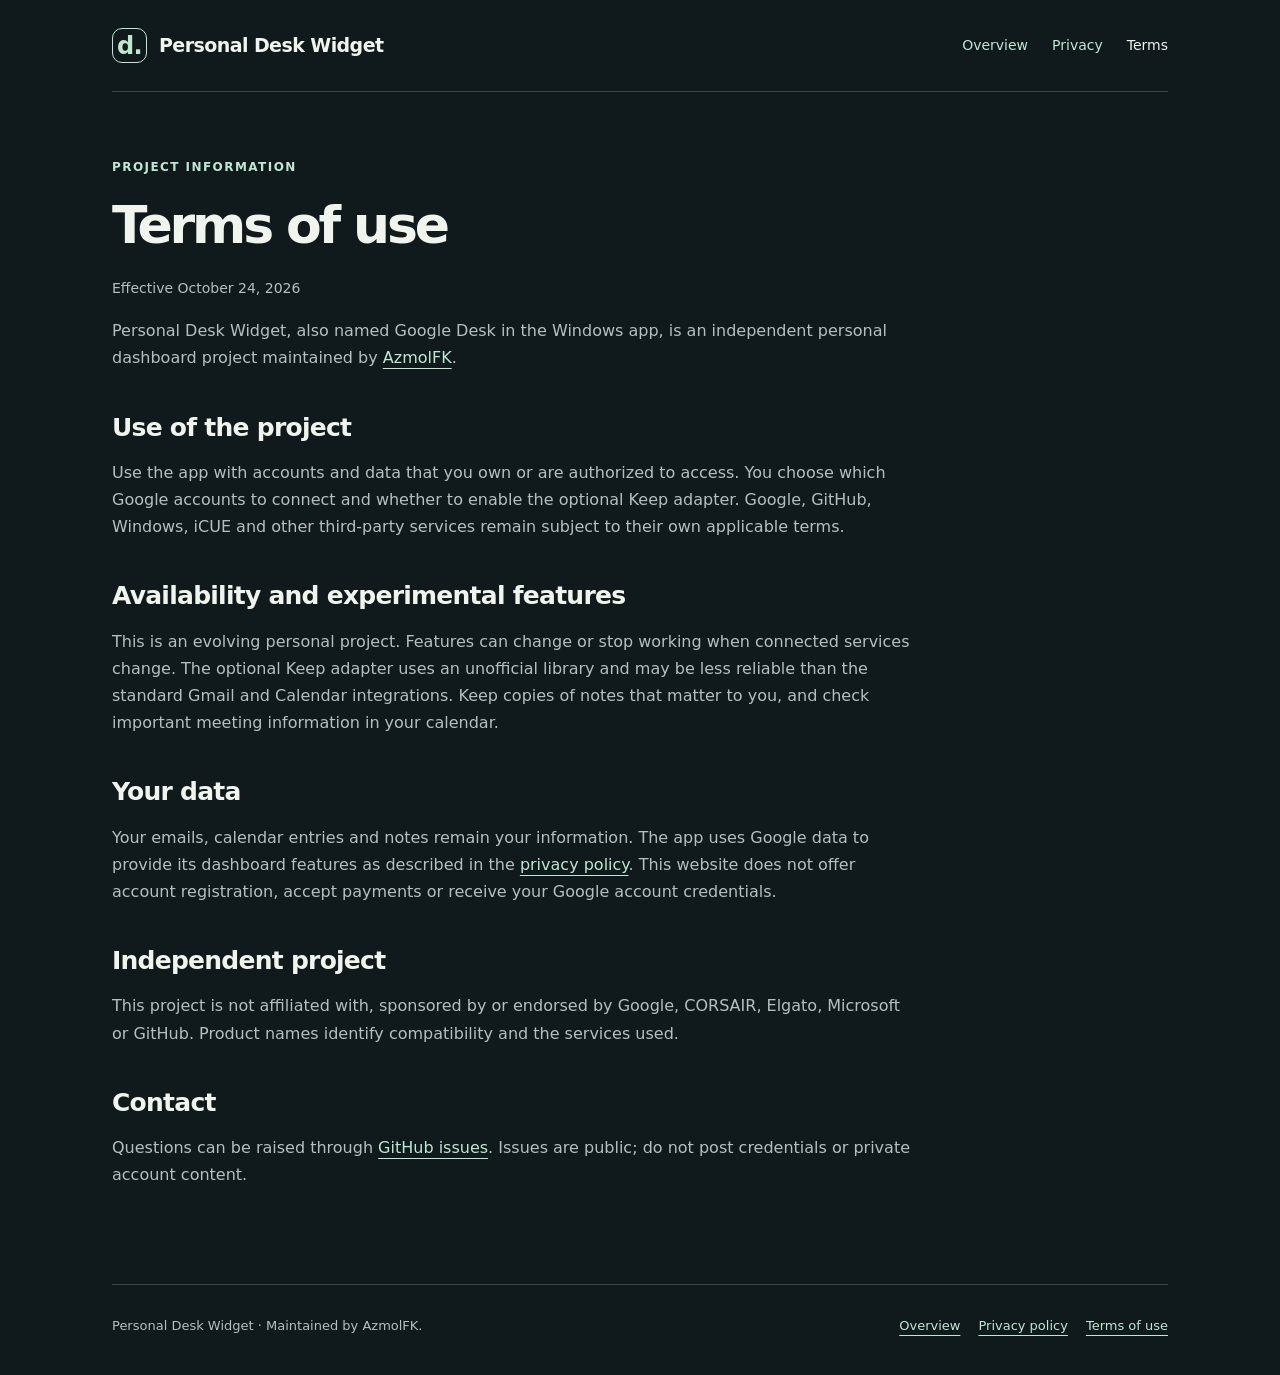
<file: personal-desk/terms.html>
<!DOCTYPE html>
<html lang="en"><head><meta charset="utf-8"><meta name="viewport" content="width=device-width,initial-scale=1"><meta name="description" content="Terms of use and project information for Personal Desk Widget, the Google Desk desktop dashboard."><link rel="canonical" href="https://azmolfk.github.io/personal-desk/terms.html"><link rel="icon" href="icon.svg" type="image/svg+xml"><link rel="stylesheet" href="style.css"><title>Terms of use — Personal Desk Widget</title></head>
<body><a class="skip" href="#main">Skip to content</a><div class="wrap"><header class="top"><a class="wordmark" href="./"><span class="mark" aria-hidden="true">d.</span>Personal Desk Widget</a><nav aria-label="Main navigation"><a href="./">Overview</a><a href="privacy.html">Privacy</a><a href="terms.html" aria-current="page">Terms</a></nav></header>
<main id="main" class="document"><span class="eyebrow">Project information</span><h1>Terms of use</h1><p class="updated">Effective October 24, 2026</p><p>Personal Desk Widget, also named Google Desk in the Windows app, is an independent personal dashboard project maintained by <a href="https://github.com/AzmolFK">AzmolFK</a>.</p><h2>Use of the project</h2><p>Use the app with accounts and data that you own or are authorized to access. You choose which Google accounts to connect and whether to enable the optional Keep adapter. Google, GitHub, Windows, iCUE and other third-party services remain subject to their own applicable terms.</p><h2>Availability and experimental features</h2><p>This is an evolving personal project. Features can change or stop working when connected services change. The optional Keep adapter uses an unofficial library and may be less reliable than the standard Gmail and Calendar integrations. Keep copies of notes that matter to you, and check important meeting information in your calendar.</p><h2>Your data</h2><p>Your emails, calendar entries and notes remain your information. The app uses Google data to provide its dashboard features as described in the <a href="privacy.html">privacy policy</a>. This website does not offer account registration, accept payments or receive your Google account credentials.</p><h2>Independent project</h2><p>This project is not affiliated with, sponsored by or endorsed by Google, CORSAIR, Elgato, Microsoft or GitHub. Product names identify compatibility and the services used.</p><h2>Contact</h2><p>Questions can be raised through <a href="https://github.com/AzmolFK/AzmolFK.github.io/issues">GitHub issues</a>. Issues are public; do not post credentials or private account content.</p></main><footer class="footer"><div>Personal Desk Widget · Maintained by AzmolFK.</div><nav aria-label="Footer navigation"><a href="./">Overview</a><a href="privacy.html">Privacy policy</a><a href="terms.html">Terms of use</a></nav></footer></div></body></html>
</file>
<file: personal-desk/style.css>
:root{color-scheme:dark;--bg:#10191c;--panel:#19272b;--ink:#f0f4ec;--muted:#b2c1bf;--line:#34484a;--mint:#bee8cf;--gold:#edcf99;font-family:Segoe UI,system-ui,sans-serif;font-synthesis:none}*{box-sizing:border-box}body{margin:0;background:var(--bg);color:var(--ink);line-height:1.7}a{color:var(--mint);text-underline-offset:5px}a:hover{color:#fff}a:focus-visible{outline:2px solid var(--mint);outline-offset:5px}.wrap{max-width:1120px;margin:auto;padding:0 32px}.top{display:flex;align-items:center;justify-content:space-between;gap:24px;padding:28px 0;border-bottom:1px solid var(--line)}.wordmark{font-size:19px;font-weight:650;letter-spacing:-.03em;text-decoration:none;color:var(--ink);display:flex;gap:12px;align-items:center}.mark{display:grid;place-items:center;width:35px;height:35px;border:1px solid var(--mint);color:var(--mint);border-radius:10px;font-size:24px;line-height:1}.top nav{display:flex;gap:24px;font-size:14px}.top nav a{text-decoration:none}.top nav a[aria-current=page]{color:var(--ink)}.eyebrow{font-size:12px;font-weight:650;letter-spacing:.12em;text-transform:uppercase;color:var(--mint)}.hero{padding:76px 0 66px;display:grid;grid-template-columns:1.1fr 1fr;gap:60px;align-items:center}h1{font-weight:550;font-size:clamp(42px,5.5vw,70px);line-height:1.08;letter-spacing:-.06em;margin:18px 0 24px}.intro{font-size:19px;color:var(--muted);max-width:42ch}.actions{display:flex;gap:22px;align-items:center;margin-top:28px;flex-wrap:wrap}.button{display:inline-flex;padding:12px 22px;border-radius:9px;background:var(--mint);color:#13251c;text-decoration:none;font-size:15px;font-weight:650}.button:hover{background:#d3f5df;color:#13251c}.text-link{font-size:15px}.device{border:1px solid #49615c;border-radius:24px;background:#0b1113;padding:13px;box-shadow:0 20px 80px #0004;transform:rotate(-2deg)}.device-top{font-size:12px;color:var(--muted);padding:6px 8px 14px;display:flex;justify-content:space-between}.device-screen{display:grid;grid-template-columns:1fr 1fr;gap:8px}.mini{border:1px solid var(--line);border-radius:11px;padding:16px;background:var(--panel);min-height:145px}.mini .small{font-size:11px;letter-spacing:.08em;color:var(--muted)}.mini strong{display:block;font-size:23px;font-weight:550;line-height:1.35;margin:13px 0 6px}.mini p{font-size:13px;margin:6px 0;color:var(--muted)}.mini.agenda{grid-column:1/-1;min-height:120px;background:#253c32;border-color:#456451}.mini.agenda strong{font-size:29px;margin-top:6px}.mini .mail{padding-top:12px;margin-top:10px;border-top:1px solid var(--line)}.mini .mail b{display:block;font-size:14px;font-weight:550}.mini.note{background:#37362d;border-color:#55513c}.illustration-label{display:block;color:var(--muted);font-size:11px;text-align:right;margin-top:18px}.section{border-top:1px solid var(--line);padding:44px 0}h2{font-size:30px;line-height:1.25;font-weight:550;letter-spacing:-.03em;margin:12px 0 20px}h3{font-size:20px;font-weight:600;margin:0 0 10px}.feature-row{display:grid;grid-template-columns:45px 230px 1fr;gap:22px;padding:25px 0;border-bottom:1px solid var(--line)}.feature-row:last-child{border-bottom:0}.feature-row p{margin:0;color:var(--muted)}.number{color:var(--mint);font-size:13px;font-variant-numeric:tabular-nums}.split{display:grid;grid-template-columns:1fr 1fr;gap:70px}.split p{color:var(--muted)}.quiet-box{border-left:3px solid var(--mint);padding:2px 0 2px 22px;margin-top:24px}.quiet-box p{margin:8px 0}.footer{padding:30px 0 38px;border-top:1px solid var(--line);display:flex;justify-content:space-between;gap:24px;font-size:13px;color:var(--muted)}.footer div{max-width:63ch}.footer nav{display:flex;gap:18px;align-items:flex-start;flex-wrap:wrap}.document{max-width:800px;padding:60px 0 80px}.document h1{font-size:52px}.document h2{font-size:25px;margin:40px 0 14px}.document p,.document li{color:var(--muted)}.document strong{color:var(--ink)}.document ul,.document ol{padding-left:24px}.document li{padding-left:4px;margin:9px 0}.updated{font-size:14px;color:var(--muted)}.table{width:100%;border-collapse:collapse;margin:25px 0;font-size:15px}.table th,.table td{padding:15px 12px;border-bottom:1px solid var(--line);text-align:left;vertical-align:top}.table th{color:var(--ink);font-weight:600}.table td{color:var(--muted)}code{font-size:.9em;color:var(--ink);overflow-wrap:anywhere}.skip{position:absolute;top:-80px;left:15px;padding:10px;background:var(--mint);color:var(--bg)}.skip:focus{top:10px}.notice{font-size:14px;color:var(--muted);border:1px solid var(--line);border-radius:12px;padding:16px 20px;margin-top:28px}@media(max-width:750px){.wrap{padding:0 22px}.top{align-items:flex-start;gap:20px}.top nav{gap:14px;font-size:13px;flex-wrap:wrap;justify-content:flex-end}.wordmark{max-width:170px;line-height:1.3;font-size:16px;flex-shrink:0}.hero{grid-template-columns:1fr;padding:44px 0;gap:35px}h1{font-size:52px}.intro{font-size:18px}.device{max-width:450px;transform:none}.split{grid-template-columns:1fr;gap:25px}.feature-row{grid-template-columns:30px 1fr;gap:12px}.feature-row p{grid-column:2}.footer{flex-direction:column}.document{padding-top:38px}.document h1{font-size:40px}.table{font-size:13px}.table th,.table td{padding:12px 6px}}@media(prefers-reduced-motion:reduce){*{scroll-behavior:auto!important}}
</file>
